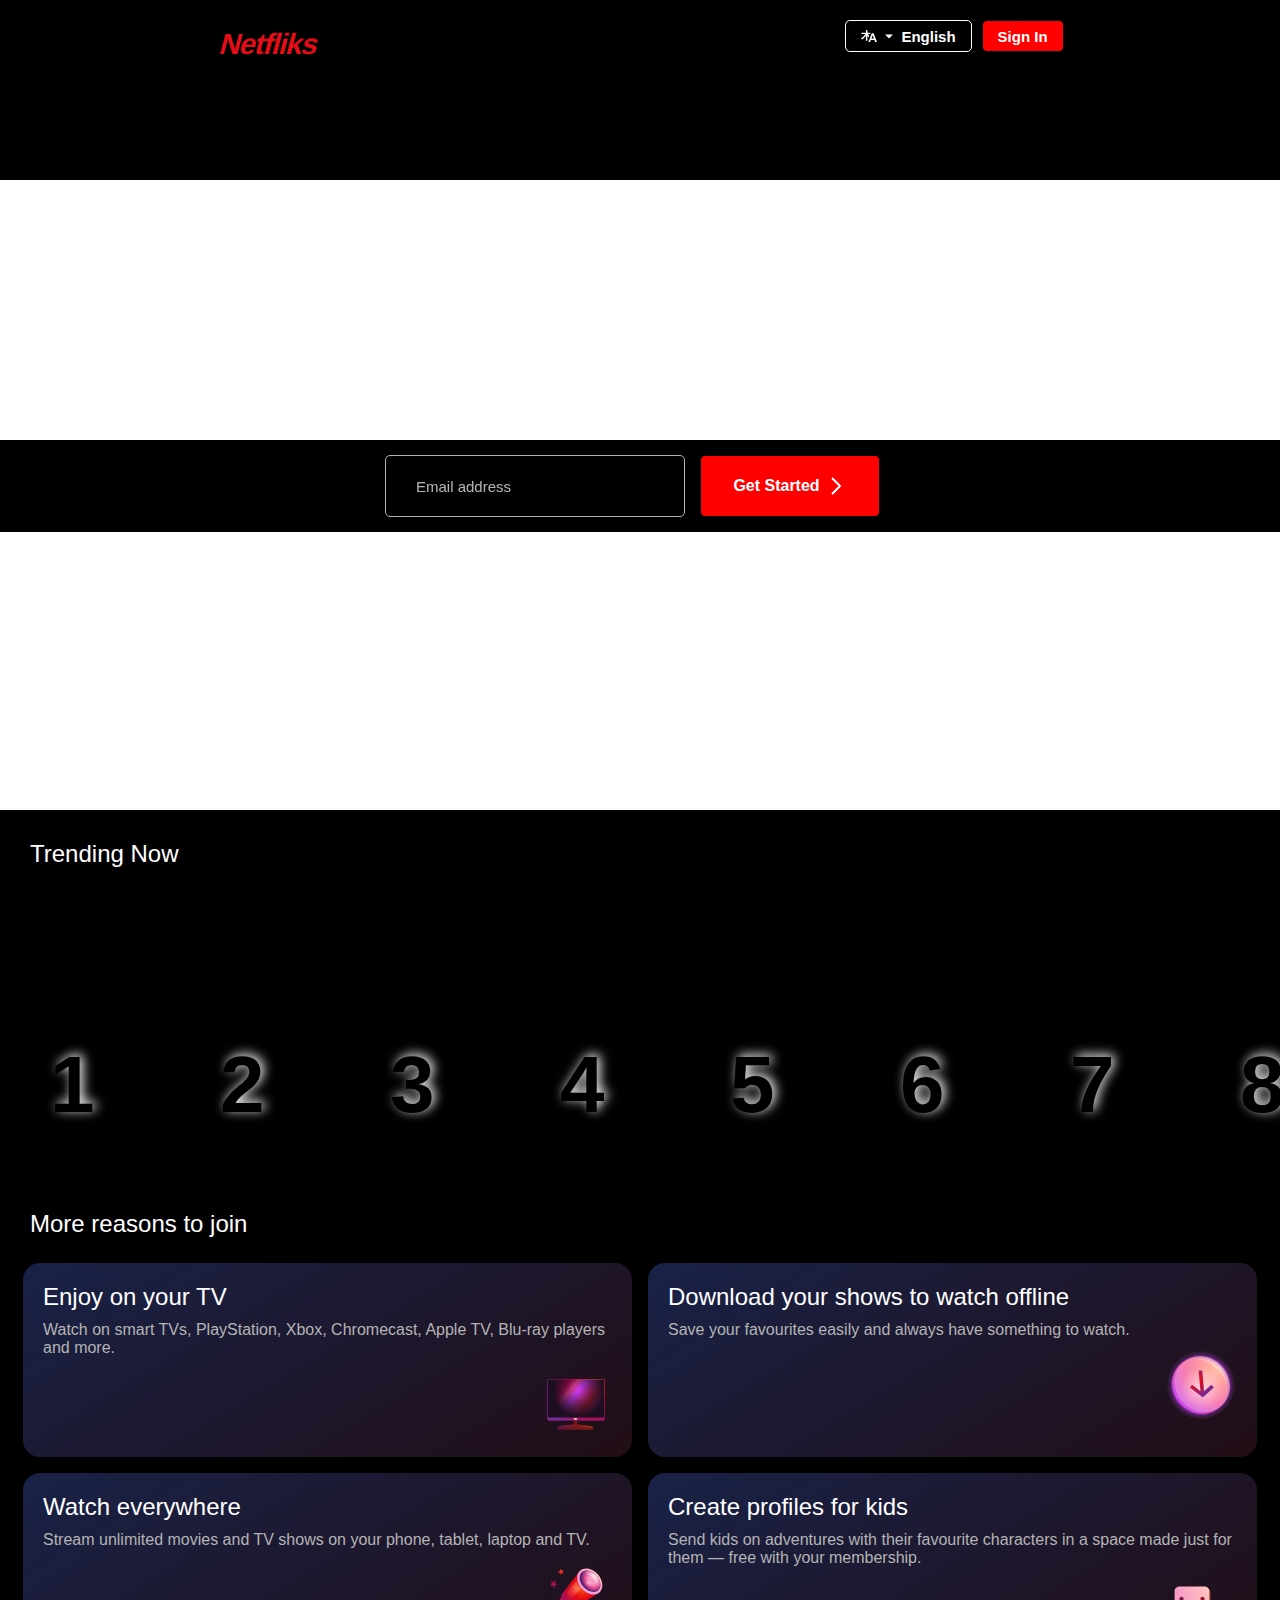
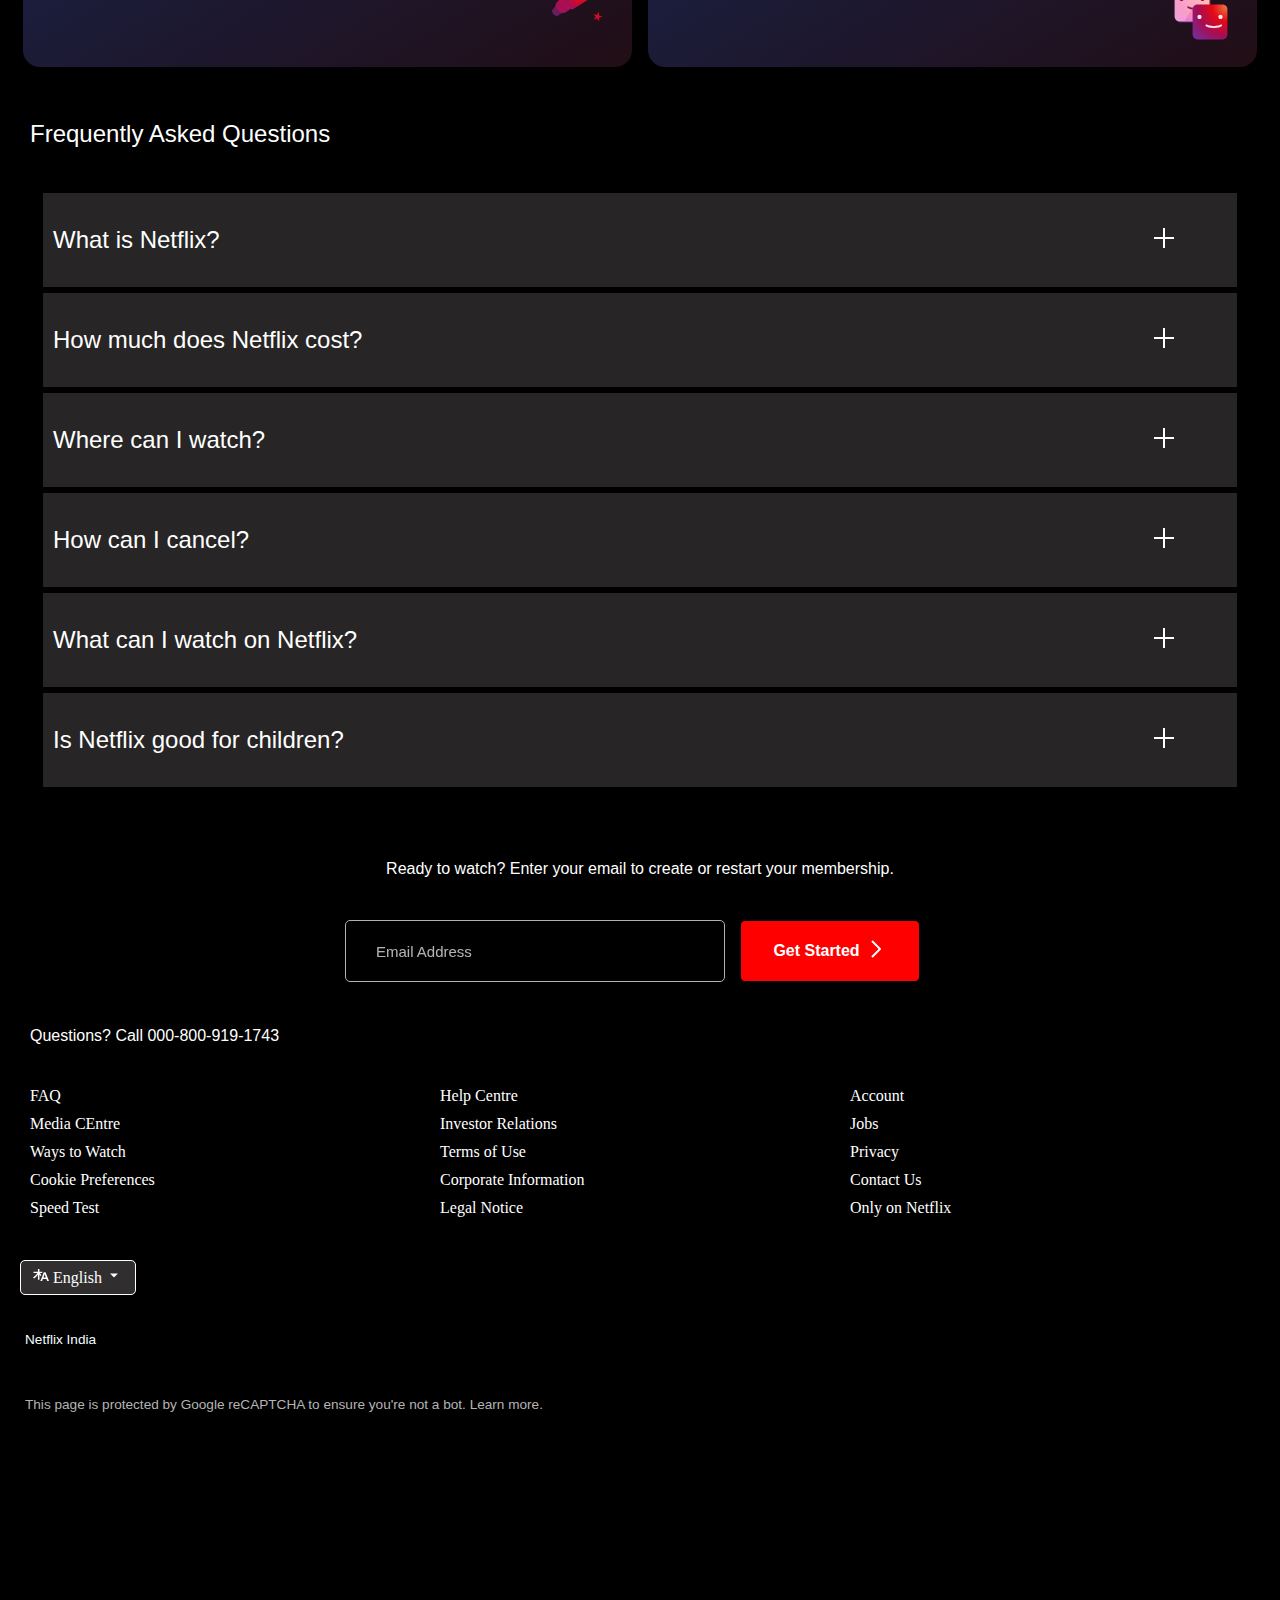
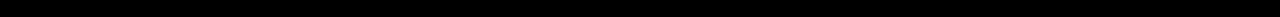
<file: index.html>
<!DOCTYPE html>
<html lang="en">

<head>
    <meta charset="UTF-8">
    <meta name="viewport" content="width=device-width, initial-scale=1.0">
    <title>NETFLIX</title>
</head>
<link rel="stylesheet" href="style main.css">

<body>
    <div class="main">
        <nav>
            <div class="logo">
                <img src="assets/img/logo.svg">
            </div>
            <div class="right">
                <span class="language-selector"><svg viewBox="0 0 16 16" width="16" height="16"
                        data-icon="LanguagesSmall" data-icon-id=":r5:" aria-hidden="true"
                        xmlns="http://www.w3.org/2000/svg" fill="none" role="img">
                        <path fill-rule="evenodd" clip-rule="evenodd"
                            d="M10.7668 5.33333L10.5038 5.99715L9.33974 8.9355L8.76866 10.377L7.33333 14H9.10751L9.83505 12.0326H13.4217L14.162 14H16L12.5665 5.33333H10.8278H10.7668ZM10.6186 9.93479L10.3839 10.5632H11.1036H12.8856L11.6348 7.2136L10.6186 9.93479ZM9.52722 4.84224C9.55393 4.77481 9.58574 4.71045 9.62211 4.64954H6.41909V2H4.926V4.64954H0.540802V5.99715H4.31466C3.35062 7.79015 1.75173 9.51463 0 10.4283C0.329184 10.7138 0.811203 11.2391 1.04633 11.5931C2.55118 10.6795 3.90318 9.22912 4.926 7.57316V12.6667H6.41909V7.51606C6.81951 8.15256 7.26748 8.76169 7.7521 9.32292L8.31996 7.88955C7.80191 7.29052 7.34631 6.64699 6.9834 5.99715H9.06968L9.52722 4.84224Z"
                            fill="white">
                        </path>
                    </svg>
                    <svg viewBox="0 0 16 16" width="16" height="16" data-icon="CaretDownSmall" data-icon-id=":r6:"
                        aria-hidden="true" xmlns="http://www.w3.org/2000/svg" fill="none" role="img">
                        <path fill-rule="evenodd" clip-rule="evenodd"
                            d="M11.5976 6.5C11.7461 6.5 11.8204 6.67956 11.7154 6.78457L8.23574 10.2643C8.10555 10.3945 7.89445 10.3945 7.76425 10.2643L4.28457 6.78457C4.17956 6.67956 4.25393 6.5 4.40244 6.5H11.5976Z"
                            fill="white"></path>

                    </svg>
                </span>
                <span class="in">
                    Sign In
                </span>
        </nav>

        <div class="text">
            <span class="large">Unlimited movies, TV</span>
            <span class="large">shows and more</span>
            <span class="small">Starts at ₹149. Cancel at any time.</span>
            <span class="small">Ready to watch? Enter your email to create or restart your membership.</span>
        </div>
        <div class="input">
            <span class="a">
                <span class="email ">Email address</span>
                <span class="in get "> Get Started
                    <svg viewBox="0 0 24 24" width="24" height="24" data-icon="ChevronRightMedium" data-icon-id=":r16:"
                        aria-hidden="true" xmlns="http://www.w3.org/2000/svg" fill="none" role="img">
                        <path fill-rule="evenodd" clip-rule="evenodd"
                            d="M15.5859 12L8.29303 19.2928L9.70725 20.7071L17.7072 12.7071C17.8948 12.5195 18.0001 12.2652 18.0001 12C18.0001 11.7347 17.8948 11.4804 17.7072 11.2928L9.70724 3.29285L8.29303 4.70706L15.5859 12Z"
                            fill="white"></path>

                    </svg>
                </span>
            </span>
        </div>


    </div>
    <div>
        <div class="k">Trending Now</div>
        <div id="top">
            <span class="one">1</span>
            <span class="two">2</span>
            <span class="three">3</span>
            <span class="four">4</span>
            <span class="five">5</span>
            <span class="six">6</span>
            <span class="seven">7</span>
            <span class="eight">8</span>
            <span class="nine">9</span>
            <span class="ten">10</span>

        </div>
    </div>
    <div class="k">More reasons to join</div>
    <div id="middle">
        <span class="b">
            <span class="head">Enjoy on your TV</span>
            <span>Watch on smart TVs, PlayStation, Xbox, Chromecast, Apple TV, Blu-ray players and more.</span>
            <span class="pic"><svg width="72" height="72" viewBox="0 0 72 72" fill="none">
                    <g id="television-core-small">
                        <path id="Vector" fill-rule="evenodd" clip-rule="evenodd"
                            d="M37.2 53.3992C37.2 52.7365 36.6628 52.1992 36 52.1992H34.8C34.1373 52.1992 33.6 52.7365 33.6 53.3992V56.2636C33.6 56.9129 33.0834 57.4433 32.4347 57.4739C30.3013 57.5744 28.1719 57.7834 26.0546 58.1011L19.444 59.0926C18.2692 59.2688 17.4 60.2782 17.4 61.4662V62.0992C17.4 62.4304 17.6686 62.6992 18 62.6992H52.8C53.1314 62.6992 53.4 62.4304 53.4 62.0992V61.4662C53.4 60.2782 52.5309 59.2688 51.3561 59.0926L44.7454 58.1011C42.6282 57.7834 40.4987 57.5744 38.3653 57.4739C37.7167 57.4433 37.2 56.9129 37.2 56.2636V53.3992Z"
                            fill="url(#paint0_radial_5179_1308)"></path>
                        <path id="Vector_2"
                            d="M18.6 60.7388C18.6 60.2306 18.9587 59.796 19.4602 59.711C22.0196 59.2775 29.7585 58.0508 35.4 58.0508C41.0415 58.0508 48.7804 59.2775 51.3398 59.711C51.8412 59.796 52.2 60.2306 52.2 60.7388C52.2 60.902 52.0575 61.0268 51.8967 61.0004C50.1219 60.707 40.9704 59.2409 35.4 59.2409C29.8295 59.2409 20.678 60.707 18.9033 61.0004C18.7425 61.0268 18.6 60.902 18.6 60.7388Z"
                            fill="url(#paint1_radial_5179_1308)"></path>
                        <path id="Vector_3"
                            d="M63 12H8.99995C8.00584 12 7.19995 12.8059 7.19995 13.8V51.6C7.19995 52.5941 8.00584 53.4 8.99995 53.4H63C63.9941 53.4 64.8 52.5941 64.8 51.6V13.8C64.8 12.8059 63.9941 12 63 12Z"
                            fill="url(#paint2_linear_5179_1308)"></path>
                        <path id="Vector_4"
                            d="M63 12H8.99995C8.00584 12 7.19995 12.8059 7.19995 13.8V51.6C7.19995 52.5941 8.00584 53.4 8.99995 53.4H63C63.9941 53.4 64.8 52.5941 64.8 51.6V13.8C64.8 12.8059 63.9941 12 63 12Z"
                            fill="url(#paint3_radial_5179_1308)"></path>
                        <path id="Vector_5" fill-rule="evenodd" clip-rule="evenodd"
                            d="M8.99995 12.6H63C63.663 12.6 64.2 13.1372 64.2 13.8V50.4H7.79995V13.8C7.79995 13.1372 8.33719 12.6 8.99995 12.6ZM7.19995 50.4V13.8C7.19995 12.8059 8.00581 12 8.99995 12H63C63.9942 12 64.8 12.8059 64.8 13.8V50.4V51.6C64.8 52.5941 63.9942 53.4 63 53.4H8.99995C8.00581 53.4 7.19995 52.5941 7.19995 51.6V50.4Z"
                            fill="url(#paint4_radial_5179_1308)"></path>
                        <path id="Vector_6"
                            d="M35.4 52.8C36.3941 52.8 37.2 52.3971 37.2 51.9C37.2 51.4029 36.3941 51 35.4 51C34.4059 51 33.6 51.4029 33.6 51.9C33.6 52.3971 34.4059 52.8 35.4 52.8Z"
                            fill="url(#paint5_radial_5179_1308)"></path>
                    </g>
                    <defs>
                        <radialGradient id="paint0_radial_5179_1308" cx="0" cy="0" r="1" gradientUnits="userSpaceOnUse"
                            gradientTransform="translate(50.3269 49.3723) rotate(118.526) scale(55.1579 46.2871)">
                            <stop stop-color="#802600"></stop>
                            <stop offset="0.333333" stop-color="#6F181D"></stop>
                            <stop offset="0.666667" stop-color="#5B1333"></stop>
                            <stop offset="1" stop-color="#391945"></stop>
                        </radialGradient>
                        <radialGradient id="paint1_radial_5179_1308" cx="0" cy="0" r="1" gradientUnits="userSpaceOnUse"
                            gradientTransform="translate(48.1077 53.6128) rotate(158.116) scale(32.7275 42.219)">
                            <stop stop-color="#99421D"></stop>
                            <stop offset="0.333333" stop-color="#99161D"></stop>
                            <stop offset="0.666667" stop-color="#7D1845"></stop>
                            <stop offset="1" stop-color="#59216E"></stop>
                        </radialGradient>
                        <linearGradient id="paint2_linear_5179_1308" x1="10.4727" y1="14.9572" x2="56.1755" y2="51.4814"
                            gradientUnits="userSpaceOnUse">
                            <stop stop-color="#99161D"></stop>
                            <stop offset="0.245283" stop-color="#CA005B"></stop>
                            <stop offset="0.346698" stop-color="#FF479A"></stop>
                            <stop offset="0.46934" stop-color="#CC3CFF"></stop>
                            <stop offset="0.735849" stop-color="#BC1A22"></stop>
                            <stop offset="1" stop-color="#C94FF5"></stop>
                        </linearGradient>
                        <radialGradient id="paint3_radial_5179_1308" cx="0" cy="0" r="1" gradientUnits="userSpaceOnUse"
                            gradientTransform="translate(38.6181 23.8286) rotate(90) scale(25.9571 25.8545)">
                            <stop stop-color="#1C0E20" stop-opacity="0"></stop>
                            <stop offset="1" stop-color="#1C0E20"></stop>
                        </radialGradient>
                        <radialGradient id="paint4_radial_5179_1308" cx="0" cy="0" r="1" gradientUnits="userSpaceOnUse"
                            gradientTransform="translate(54 20.1938) rotate(144.293) scale(47.2897 44.8232)">
                            <stop stop-color="#EF7744"></stop>
                            <stop offset="0.333333" stop-color="#E50914"></stop>
                            <stop offset="0.666667" stop-color="#A70D53"></stop>
                            <stop offset="1" stop-color="#792A95"></stop>
                        </radialGradient>
                        <radialGradient id="paint5_radial_5179_1308" cx="0" cy="0" r="1" gradientUnits="userSpaceOnUse"
                            gradientTransform="translate(36.525 51.3562) rotate(135) scale(4.58735)">
                            <stop stop-color="#FFDCCC"></stop>
                            <stop offset="0.333333" stop-color="#FFBDC0"></stop>
                            <stop offset="0.666667" stop-color="#F89DC6"></stop>
                            <stop offset="1" stop-color="#E4A1FA"></stop>
                        </radialGradient>
                    </defs>
                </svg></span>
        </span>
        <span class="b">
            <span class="head">Download your shows to watch offline</span>
            <span>Save your favourites easily and always have something to watch.</span>
            <span class="pic"><svg width="72" height="72" viewBox="0 0 72 72" fill="none">
                    <g id="download-core-small">
                        <path id="Vector"
                            d="M36 70.2008C54.8882 70.2008 70.2001 54.8889 70.2001 36.0008C70.2001 17.1126 54.8882 1.80078 36 1.80078C17.1119 1.80078 1.80005 17.1126 1.80005 36.0008C1.80005 54.8889 17.1119 70.2008 36 70.2008Z"
                            fill="url(#paint0_radial_5179_7940)"></path>
                        <path id="Vector_2" opacity="0.4"
                            d="M64.7658 36.195C65.5206 51.5916 53.7908 63.5824 38.5668 62.977C23.3428 62.3722 10.3893 49.4 9.63446 34.0034C8.87954 18.6068 20.6091 6.61594 35.8331 7.22116C51.0571 7.82638 64.0104 20.7984 64.7658 36.195Z"
                            fill="url(#paint1_radial_5179_7940)"></path>
                        <path id="Vector_3"
                            d="M62.3657 37.9958C63.1205 53.3924 51.3908 65.3832 36.1668 64.7778C20.9428 64.173 7.9893 51.2008 7.23444 35.8041C6.47952 20.4075 18.2091 8.41672 33.4331 9.02194C48.6571 9.62716 61.6103 22.5992 62.3657 37.9958Z"
                            fill="url(#paint2_radial_5179_7940)"></path>
                        <path id="Vector_4" opacity="0.5"
                            d="M64.7658 36.195C65.5206 51.5916 53.7908 63.5824 38.5668 62.977C23.3428 62.3722 10.3893 49.4 9.63446 34.0034C8.87954 18.6068 20.6091 6.61594 35.8331 7.22116C51.0571 7.82638 64.0104 20.7984 64.7658 36.195Z"
                            fill="url(#paint3_radial_5179_7940)"></path>
                        <path id="Vector_5" opacity="0.6"
                            d="M36.9 60.6C48.6636 60.6 58.2 51.0637 58.2 39.3C58.2 27.5363 48.6636 18 36.9 18C25.1363 18 15.6 27.5363 15.6 39.3C15.6 51.0637 25.1363 60.6 36.9 60.6Z"
                            fill="url(#paint4_radial_5179_7940)"></path>
                        <path id="Vector_6" fill-rule="evenodd" clip-rule="evenodd"
                            d="M39.0849 42.2727L46.3387 35.76L48.8945 38.5142L38.9118 47.477L37.8466 48.4333L36.6071 47.477L24.9899 38.5142L27.0434 35.76L35.4849 42.2727L33.6 21.6016H37.2L39.0849 42.2727Z"
                            fill="url(#paint5_radial_5179_7940)"></path>
                        <path id="Vector_7" opacity="0.4" fill-rule="evenodd" clip-rule="evenodd"
                            d="M61.6566 34.9618C61.7832 35.3893 62.391 35.3233 62.3694 34.878C61.6962 21.1369 50.1509 9.55975 36.5817 9.01957C34.4606 8.93515 32.4155 9.12541 30.4772 9.55909C30.0745 9.64915 30.1575 10.2082 30.5697 10.2246C45.0094 10.7979 57.6246 21.2971 61.6566 34.9618Z"
                            fill="url(#paint6_radial_5179_7940)"></path>
                    </g>
                    <defs>
                        <radialGradient id="paint0_radial_5179_7940" cx="0" cy="0" r="1" gradientUnits="userSpaceOnUse"
                            gradientTransform="translate(36.0001 36.1837) rotate(-90) scale(34.3829)">
                            <stop offset="0.782019" stop-color="#982DBE"></stop>
                            <stop offset="0.906819" stop-color="#B038DC" stop-opacity="0.2"></stop>
                            <stop offset="1" stop-color="#E4A1FA" stop-opacity="0"></stop>
                        </radialGradient>
                        <radialGradient id="paint1_radial_5179_7940" cx="0" cy="0" r="1" gradientUnits="userSpaceOnUse"
                            gradientTransform="translate(52.9937 20.0992) rotate(135) scale(49.9836)">
                            <stop stop-color="#FFDCCC"></stop>
                            <stop offset="0.333333" stop-color="#FFBDC0"></stop>
                            <stop offset="0.666667" stop-color="#F89DC6"></stop>
                            <stop offset="1" stop-color="#E4A1FA"></stop>
                        </radialGradient>
                        <radialGradient id="paint2_radial_5179_7940" cx="0" cy="0" r="1" gradientUnits="userSpaceOnUse"
                            gradientTransform="translate(52.7999 19.6937) rotate(135) scale(53.1037)">
                            <stop stop-color="#FFA984"></stop>
                            <stop offset="0.333333" stop-color="#FF787F"></stop>
                            <stop offset="0.666667" stop-color="#F45FA2"></stop>
                            <stop offset="1" stop-color="#C44AF1"></stop>
                        </radialGradient>
                        <radialGradient id="paint3_radial_5179_7940" cx="0" cy="0" r="1" gradientUnits="userSpaceOnUse"
                            gradientTransform="translate(52.9937 20.0992) rotate(135) scale(49.9836)">
                            <stop stop-color="#FFDCCC"></stop>
                            <stop offset="0.333333" stop-color="#FFBDC0"></stop>
                            <stop offset="0.666667" stop-color="#F89DC6"></stop>
                            <stop offset="1" stop-color="#E4A1FA"></stop>
                        </radialGradient>
                        <radialGradient id="paint4_radial_5179_7940" cx="0" cy="0" r="1" gradientUnits="userSpaceOnUse"
                            gradientTransform="translate(36.9 39.3) scale(21.3)">
                            <stop stop-color="white"></stop>
                            <stop offset="1" stop-color="white" stop-opacity="0"></stop>
                        </radialGradient>
                        <radialGradient id="paint5_radial_5179_7940" cx="0" cy="0" r="1" gradientUnits="userSpaceOnUse"
                            gradientTransform="translate(31.2 32.1016) rotate(39.5226) scale(15.5567)">
                            <stop stop-color="#EF7744"></stop>
                            <stop offset="0.2406" stop-color="#E50914"></stop>
                            <stop offset="1" stop-color="#792A95"></stop>
                        </radialGradient>
                        <radialGradient id="paint6_radial_5179_7940" cx="0" cy="0" r="1" gradientUnits="userSpaceOnUse"
                            gradientTransform="translate(50.7 21.3) rotate(-180) scale(30)">
                            <stop stop-color="white"></stop>
                            <stop offset="1" stop-color="white" stop-opacity="0"></stop>
                        </radialGradient>
                    </defs>
                </svg></span>
        </span>
        <span class="b">
            <span class="head">Watch everywhere</span>
            <span>Stream unlimited movies and TV shows on your phone, tablet, laptop and TV.</span>
            <span class="pic"><svg width="72" height="72" viewBox="0 0 72 72" fill="none">
                    <g id="telescope-core-small">
                        <path id="Vector"
                            d="M24.0492 36.6016L33.6 46.3898L17.8029 56.8633C17.8029 56.8633 15.8891 57.6983 13.625 55.2638C11.361 52.8293 12.1235 51.238 12.1235 51.238L24.0492 36.6016Z"
                            fill="url(#paint0_radial_5179_1664)"></path>
                        <path id="Vector_2"
                            d="M25.0344 34.1992L36 46.151L25.0616 53.8043C25.0616 53.8043 21.8289 55.0984 18.0987 51.0172C14.3686 46.9358 15.9198 44.5105 15.9198 44.5105L25.0344 34.1992Z"
                            fill="url(#paint1_radial_5179_1664)"></path>
                        <path id="Vector_3"
                            d="M39 13.0195L59.1 33.6788L32.5325 50.4142C32.5325 50.4142 28.7459 50.2552 24.3978 45.4897C20.0498 40.7243 21.4096 35.8101 21.4096 35.8101L39 13.0195Z"
                            fill="url(#paint2_radial_5179_1664)"></path>
                        <path id="Vector_4"
                            d="M57.6709 15.3516C63.1044 21.2807 63.9858 29.2883 59.6386 33.2371C55.2916 37.186 47.3628 35.5806 41.9292 29.6515C36.4954 23.7224 35.6145 15.7148 39.9615 11.766C44.3084 7.81716 52.2372 9.42252 57.6709 15.3516Z"
                            fill="url(#paint3_radial_5179_1664)"></path>
                        <path id="Vector_5"
                            d="M58.3787 31.255C54.8121 34.5032 48.2143 33.0817 43.6421 28.0798C39.07 23.078 38.2547 16.39 41.8213 13.1419C45.3879 9.89364 51.9857 11.3152 56.5579 16.3171C61.1298 21.3189 61.9452 28.0069 58.3787 31.255Z"
                            fill="url(#paint4_radial_5179_1664)"></path>
                        <path id="Vector_6" opacity="0.85"
                            d="M59.6783 28.823C60.576 24.1785 59.6544 20.5934 56.1603 16.6199C52.6662 12.6464 47.3508 10.8657 43.7796 12.7598C39.371 15.098 48.3734 13.5961 53.4577 19.5815C57.8259 24.724 58.8516 33.1009 59.6783 28.823Z"
                            fill="url(#paint5_radial_5179_1664)"></path>
                        <path id="Vector_7" opacity="0.4"
                            d="M50.3979 25.2452C50.4549 26.7239 49.2932 27.7677 47.8032 27.5766C46.3131 27.3856 45.059 26.032 45.002 24.5532C44.945 23.0745 46.1067 22.0307 47.5968 22.2218C49.0868 22.4128 50.341 23.7664 50.3979 25.2452Z"
                            fill="url(#paint6_radial_5179_1664)"></path>
                        <path id="Vector_8" opacity="0.6"
                            d="M36.9217 21.0039L26.4258 34.3627C26.3297 36.4604 28.2903 39.5534 30.0334 40.8344L41.2345 29.9105C39.6 28.2005 36.9591 24.1025 36.9217 21.0039Z"
                            fill="url(#paint7_radial_5179_1664)"></path>
                        <path id="Vector_9" fill-rule="evenodd" clip-rule="evenodd"
                            d="M20.0576 9.60156L21.479 11.7187L24 11.0654L22.3575 13.0272L23.7789 15.1444L21.3424 14.2397L19.7 16.2016L19.8365 13.6806L17.4 12.7759L19.9209 12.1225L20.0576 9.60156ZM58.776 52.8016L58.9623 56.4685L62.4 57.4188L59.0774 58.7347L59.2637 62.4016L57.0239 59.548L53.7014 60.8638L55.6397 57.7843L53.4 54.9307L56.8377 55.8811L58.776 52.8016ZM15.206 24.2101L15.8768 21.0016L13.4793 23.1964L10.6853 21.5563L11.9975 24.553L9.59998 26.7478L12.8085 26.405L14.1207 29.4016L14.7915 26.1931L18 25.8502L15.206 24.2101Z"
                            fill="url(#paint8_linear_5179_1664)"></path>
                    </g>
                    <defs>
                        <radialGradient id="paint0_radial_5179_1664" cx="0" cy="0" r="1" gradientUnits="userSpaceOnUse"
                            gradientTransform="translate(36.6875 32.7016) rotate(135) scale(34.9134)">
                            <stop stop-color="#99421D"></stop>
                            <stop offset="0.333333" stop-color="#99161D"></stop>
                            <stop offset="0.666667" stop-color="#7D1845"></stop>
                            <stop offset="1" stop-color="#59216E"></stop>
                        </radialGradient>
                        <radialGradient id="paint1_radial_5179_1664" cx="0" cy="0" r="1" gradientUnits="userSpaceOnUse"
                            gradientTransform="translate(42.5937 27.2992) rotate(135) scale(44.5477 44.5279)">
                            <stop stop-color="#EF7744"></stop>
                            <stop offset="0.333333" stop-color="#E50914"></stop>
                            <stop offset="0.666667" stop-color="#A70D53"></stop>
                            <stop offset="1" stop-color="#792A95"></stop>
                        </radialGradient>
                        <radialGradient id="paint2_radial_5179_1664" cx="0" cy="0" r="1" gradientUnits="userSpaceOnUse"
                            gradientTransform="translate(42.3 29.106) rotate(135) scale(31.8127)">
                            <stop stop-color="#FB540D"></stop>
                            <stop offset="0.333333" stop-color="#E50914"></stop>
                            <stop offset="0.666667" stop-color="#A70D53"></stop>
                            <stop offset="1" stop-color="#792A95"></stop>
                        </radialGradient>
                        <radialGradient id="paint3_radial_5179_1664" cx="0" cy="0" r="1" gradientUnits="userSpaceOnUse"
                            gradientTransform="translate(57.675 14.7078) rotate(134.326) scale(24.0433 24.0367)">
                            <stop stop-color="#FFDCCC"></stop>
                            <stop offset="0.333333" stop-color="#FFBDC0"></stop>
                            <stop offset="0.666667" stop-color="#F89DC6"></stop>
                            <stop offset="1" stop-color="#E4A1FA"></stop>
                        </radialGradient>
                        <radialGradient id="paint4_radial_5179_1664" cx="0" cy="0" r="1" gradientUnits="userSpaceOnUse"
                            gradientTransform="translate(52.1305 21.273) rotate(141.875) scale(9.87138 12.8159)">
                            <stop offset="0.307292" stop-color="#F89DC6"></stop>
                            <stop offset="0.645392" stop-color="#E75094"></stop>
                            <stop offset="1" stop-color="#59216E"></stop>
                        </radialGradient>
                        <radialGradient id="paint5_radial_5179_1664" cx="0" cy="0" r="1" gradientUnits="userSpaceOnUse"
                            gradientTransform="translate(55.8 15.6) rotate(135) scale(13.1522)">
                            <stop stop-color="white"></stop>
                            <stop offset="1" stop-color="white" stop-opacity="0"></stop>
                        </radialGradient>
                        <radialGradient id="paint6_radial_5179_1664" cx="0" cy="0" r="1" gradientUnits="userSpaceOnUse"
                            gradientTransform="translate(49.2362 22.9648) rotate(131.079) scale(5.08644 6.006)">
                            <stop stop-color="white"></stop>
                            <stop offset="1" stop-color="white" stop-opacity="0"></stop>
                        </radialGradient>
                        <radialGradient id="paint7_radial_5179_1664" cx="0" cy="0" r="1" gradientUnits="userSpaceOnUse"
                            gradientTransform="translate(36.8758 29.1353) rotate(137.622) scale(13.5764)">
                            <stop stop-color="#FFA984"></stop>
                            <stop offset="1" stop-color="#F7636B" stop-opacity="0"></stop>
                        </radialGradient>
                        <linearGradient id="paint8_linear_5179_1664" x1="44.65" y1="27.9016" x2="24.25" y2="48.3016"
                            gradientUnits="userSpaceOnUse">
                            <stop stop-color="#EF7744"></stop>
                            <stop offset="0.333333" stop-color="#E50914"></stop>
                            <stop offset="0.666667" stop-color="#A70D53"></stop>
                            <stop offset="1" stop-color="#792A95"></stop>
                        </linearGradient>
                    </defs>
                </svg></span>
        </span>
        <span class="b">
            <span class="head">Create profiles for kids</span>
            <span>Send kids on adventures with their favourite characters in a space made just for them — free with your
                membership.</span>
            <span class="pic"><svg width="72" height="72" viewBox="0 0 72 72" fill="none">
                    <g id="profiles-core-small">
                        <path id="Vector"
                            d="M10.8 15.6008C10.8 12.9499 12.949 10.8008 15.5999 10.8008H40.8C43.4509 10.8008 45.6 12.9498 45.6 15.6008V40.8007C45.6 43.4516 43.4509 45.6007 40.8 45.6007H15.6C12.949 45.6007 10.8 43.4517 10.8 40.8007V15.6008Z"
                            fill="url(#paint0_radial_5179_7919)"></path>
                        <path id="Vector_2"
                            d="M9.59998 14.4016C9.59998 11.7506 11.749 9.60162 14.4 9.60156H39.6C42.251 9.60156 44.4 11.7506 44.4 14.4016V39.6015C44.4 42.2525 42.251 44.4015 39.6 44.4015H14.4C11.749 44.4016 9.59998 42.2525 9.59998 39.6015V14.4016Z"
                            fill="url(#paint1_radial_5179_7919)"></path>
                        <path id="Vector_3"
                            d="M18.6 21.9008C18.6 23.0606 17.6598 24.0008 16.5 24.0008C15.3402 24.0008 14.4 23.0606 14.4 21.9008C14.4 20.741 15.3402 19.8008 16.5 19.8008C17.6598 19.8008 18.6 20.741 18.6 21.9008Z"
                            fill="url(#paint2_radial_5179_7919)"></path>
                        <path id="Vector_4"
                            d="M39.6 21.9008C39.6 23.0606 38.6598 24.0008 37.5 24.0008C36.3402 24.0008 35.4 23.0606 35.4 21.9008C35.4 20.741 36.3402 19.8008 37.5 19.8008C38.6598 19.8008 39.6 20.741 39.6 21.9008Z"
                            fill="url(#paint3_radial_5179_7919)"></path>
                        <path id="Vector_5"
                            d="M23.6713 29.4501C23.2437 29.1967 22.6917 29.3379 22.4383 29.7655C22.1848 30.1932 22.3261 30.7452 22.7537 30.9986C23.8254 31.6337 26.769 32.7744 30.6375 32.7744C34.506 32.7744 37.4497 31.6337 38.5213 30.9986C38.949 30.7452 39.0902 30.1932 38.8368 29.7655C38.5834 29.3379 38.0313 29.1967 37.6037 29.4501C36.8191 29.9151 34.194 30.9744 30.6375 30.9744C27.081 30.9744 24.456 29.9151 23.6713 29.4501Z"
                            fill="url(#paint4_radial_5179_7919)"></path>
                        <path id="Vector_6" opacity="0.35"
                            d="M19.2 44.4016H28.2L32.4 27.6016C30.2787 28.1801 28.4542 29.5387 27.2921 31.4053L19.2 44.4016Z"
                            fill="url(#paint5_radial_5179_7919)"></path>
                        <path id="Vector_7"
                            d="M27.6 32.4016C27.6 29.7506 29.749 27.6016 32.4 27.6016L57.6 27.6016C60.2508 27.6016 62.4 29.7506 62.4 32.4016V57.6015C62.4 60.2524 60.2508 62.4016 57.6 62.4016H32.4C29.749 62.4016 27.6 60.2524 27.6 57.6016V32.4016Z"
                            fill="url(#paint6_radial_5179_7919)"></path>
                        <path id="Vector_8"
                            d="M36.6 39.9008C36.6 41.0606 35.6598 42.0008 34.5 42.0008C33.3402 42.0008 32.4 41.0606 32.4 39.9008C32.4 38.741 33.3402 37.8008 34.5 37.8008C35.6598 37.8008 36.6 38.741 36.6 39.9008Z"
                            fill="url(#paint7_radial_5179_7919)"></path>
                        <path id="Vector_9"
                            d="M57.6 39.9008C57.6 41.0606 56.6598 42.0008 55.5 42.0008C54.3402 42.0008 53.4 41.0606 53.4 39.9008C53.4 38.741 54.3402 37.8008 55.5 37.8008C56.6598 37.8008 57.6 38.741 57.6 39.9008Z"
                            fill="url(#paint8_radial_5179_7919)"></path>
                        <path id="Vector_10"
                            d="M41.8213 47.6025C41.3937 47.349 40.8416 47.4903 40.5882 47.9179C40.3348 48.3455 40.476 48.8976 40.9037 49.1509C41.9753 49.786 44.919 50.9267 48.7875 50.9267C52.656 50.9267 55.5996 49.786 56.6713 49.1509C57.0989 48.8976 57.2402 48.3455 56.9867 47.9179C56.7333 47.4903 56.1813 47.349 55.7537 47.6025C54.969 48.0674 52.344 49.1267 48.7875 49.1267C45.231 49.1267 42.6059 48.0674 41.8213 47.6025Z"
                            fill="url(#paint9_radial_5179_7919)"></path>
                    </g>
                    <defs>
                        <radialGradient id="paint0_radial_5179_7919" cx="0" cy="0" r="1" gradientUnits="userSpaceOnUse"
                            gradientTransform="translate(39.075 17.6882) rotate(135) scale(32.8097)">
                            <stop stop-color="#99421D"></stop>
                            <stop offset="0.333333" stop-color="#99161D"></stop>
                            <stop offset="0.666667" stop-color="#7D1845"></stop>
                            <stop offset="1" stop-color="#59216E"></stop>
                        </radialGradient>
                        <radialGradient id="paint1_radial_5179_7919" cx="0" cy="0" r="1" gradientUnits="userSpaceOnUse"
                            gradientTransform="translate(62.4 8.70157) rotate(133.87) scale(75.3216)">
                            <stop stop-color="#FFDCCC"></stop>
                            <stop offset="0.333333" stop-color="#FFBDC0"></stop>
                            <stop offset="0.666667" stop-color="#F89DC6"></stop>
                            <stop offset="1" stop-color="#E4A1FA"></stop>
                        </radialGradient>
                        <radialGradient id="paint2_radial_5179_7919" cx="0" cy="0" r="1" gradientUnits="userSpaceOnUse"
                            gradientTransform="translate(60.3 11.1008) rotate(133.939) scale(68.7426 55.9547)">
                            <stop stop-color="#99421D"></stop>
                            <stop offset="0.333333" stop-color="#99161D"></stop>
                            <stop offset="0.666667" stop-color="#7D1845"></stop>
                            <stop offset="1" stop-color="#59216E"></stop>
                        </radialGradient>
                        <radialGradient id="paint3_radial_5179_7919" cx="0" cy="0" r="1" gradientUnits="userSpaceOnUse"
                            gradientTransform="translate(60.3 11.1008) rotate(133.939) scale(68.7426 55.9547)">
                            <stop stop-color="#99421D"></stop>
                            <stop offset="0.333333" stop-color="#99161D"></stop>
                            <stop offset="0.666667" stop-color="#7D1845"></stop>
                            <stop offset="1" stop-color="#59216E"></stop>
                        </radialGradient>
                        <radialGradient id="paint4_radial_5179_7919" cx="0" cy="0" r="1" gradientUnits="userSpaceOnUse"
                            gradientTransform="translate(60.3 11.0994) rotate(133.939) scale(68.7426 55.9548)">
                            <stop stop-color="#99421D"></stop>
                            <stop offset="0.333333" stop-color="#99161D"></stop>
                            <stop offset="0.666667" stop-color="#7D1845"></stop>
                            <stop offset="1" stop-color="#59216E"></stop>
                        </radialGradient>
                        <radialGradient id="paint5_radial_5179_7919" cx="0" cy="0" r="1" gradientUnits="userSpaceOnUse"
                            gradientTransform="translate(39.6 27.9016) rotate(135) scale(23.3345)">
                            <stop stop-color="#FFA984"></stop>
                            <stop offset="0.333333" stop-color="#FF787F"></stop>
                            <stop offset="0.666667" stop-color="#F45FA2"></stop>
                            <stop offset="1" stop-color="#C44AF1"></stop>
                        </radialGradient>
                        <radialGradient id="paint6_radial_5179_7919" cx="0" cy="0" r="1" gradientUnits="userSpaceOnUse"
                            gradientTransform="translate(61.8 29.7016) rotate(135) scale(43.2749)">
                            <stop stop-color="#EF7744"></stop>
                            <stop offset="0.333333" stop-color="#E50914"></stop>
                            <stop offset="0.666667" stop-color="#A70D53"></stop>
                            <stop offset="1" stop-color="#792A95"></stop>
                        </radialGradient>
                        <radialGradient id="paint7_radial_5179_7919" cx="0" cy="0" r="1" gradientUnits="userSpaceOnUse"
                            gradientTransform="translate(62.1 11.1008) rotate(137.146) scale(73.6614 60.3576)">
                            <stop stop-color="#FFDCCC"></stop>
                            <stop offset="0.333333" stop-color="#FDF6F6"></stop>
                            <stop offset="0.666667" stop-color="#FADCE9"></stop>
                            <stop offset="1" stop-color="#E4A1FA"></stop>
                        </radialGradient>
                        <radialGradient id="paint8_radial_5179_7919" cx="0" cy="0" r="1" gradientUnits="userSpaceOnUse"
                            gradientTransform="translate(62.1 11.1008) rotate(137.146) scale(73.6614 60.3576)">
                            <stop stop-color="#FFDCCC"></stop>
                            <stop offset="0.333333" stop-color="#FDF6F6"></stop>
                            <stop offset="0.666667" stop-color="#FADCE9"></stop>
                            <stop offset="1" stop-color="#E4A1FA"></stop>
                        </radialGradient>
                        <radialGradient id="paint9_radial_5179_7919" cx="0" cy="0" r="1" gradientUnits="userSpaceOnUse"
                            gradientTransform="translate(62.1 11.1017) rotate(137.146) scale(73.6614 60.3576)">
                            <stop stop-color="#FFDCCC"></stop>
                            <stop offset="0.333333" stop-color="#FDF6F6"></stop>
                            <stop offset="0.666667" stop-color="#FADCE9"></stop>
                            <stop offset="1" stop-color="#E4A1FA"></stop>
                        </radialGradient>
                    </defs>
                </svg></span>
        </span>
    </div>
    <div class="k">Frequently Asked Questions</div>
    <div id="bottom">
        <span>What is Netflix?
            <span class="plus"><svg width="24" height="24" data-icon="PlusMedium" data-icon-id=":re:" aria-hidden="true"
                    class="default-ltr-iqcdef-cache-120l5y1 e1jjil15" xmlns="http://www.w3.org/2000/svg" fill="none"
                    role="img">
                    <path fill-rule="evenodd" clip-rule="evenodd" d="M11 11V2H13V11H22V13H13V22H11V13H2V11H11Z"
                        fill="currentColor"></path>

                </svg></span>
        </span>
        <span>How much does Netflix cost?<span class="plus"><svg width="24" height="24" data-icon="PlusMedium"
                    data-icon-id=":re:" aria-hidden="true" class="default-ltr-iqcdef-cache-120l5y1 e1jjil15"
                    xmlns="http://www.w3.org/2000/svg" fill="none" role="img">
                    <path fill-rule="evenodd" clip-rule="evenodd" d="M11 11V2H13V11H22V13H13V22H11V13H2V11H11Z"
                        fill="currentColor"></path>

                </svg></span></span>
        <span>Where can I watch?<span class="plus"><svg width="24" height="24" data-icon="PlusMedium"
                    data-icon-id=":re:" aria-hidden="true" class="default-ltr-iqcdef-cache-120l5y1 e1jjil15"
                    xmlns="http://www.w3.org/2000/svg" fill="none" role="img">
                    <path fill-rule="evenodd" clip-rule="evenodd" d="M11 11V2H13V11H22V13H13V22H11V13H2V11H11Z"
                        fill="currentColor"></path>

                </svg></span></span>
        <span>How can I cancel?<span class="plus"><svg width="24" height="24" data-icon="PlusMedium" data-icon-id=":re:"
                    aria-hidden="true" class="default-ltr-iqcdef-cache-120l5y1 e1jjil15"
                    xmlns="http://www.w3.org/2000/svg" fill="none" role="img">
                    <path fill-rule="evenodd" clip-rule="evenodd" d="M11 11V2H13V11H22V13H13V22H11V13H2V11H11Z"
                        fill="currentColor"></path>

                </svg></span></span>
        <span>What can I watch on Netflix?<span class="plus"><svg width="24" height="24" data-icon="PlusMedium"
                    data-icon-id=":re:" aria-hidden="true" class="default-ltr-iqcdef-cache-120l5y1 e1jjil15"
                    xmlns="http://www.w3.org/2000/svg" fill="none" role="img">
                    <path fill-rule="evenodd" clip-rule="evenodd" d="M11 11V2H13V11H22V13H13V22H11V13H2V11H11Z"
                        fill="currentColor"></path>

                </svg></span></span>
        <span>Is Netflix good for children?<span class="plus"><svg width="24" height="24" data-icon="PlusMedium"
                    data-icon-id=":re:" aria-hidden="true" class="default-ltr-iqcdef-cache-120l5y1 e1jjil15"
                    xmlns="http://www.w3.org/2000/svg" fill="none" role="img">
                    <path fill-rule="evenodd" clip-rule="evenodd" d="M11 11V2H13V11H22V13H13V22H11V13H2V11H11Z"
                        fill="currentColor"></path>

                </svg></span></span>
    </div>

    <div class="input">
        <div class="k r">Ready to watch? Enter your email to create or restart your membership.</div>
        <span class="a c">
            <span class="email email2">Email Address</span>
            <span class="get in">Get Started
                <span> <svg viewBox="0 0 24 24" width="24" height="24" data-icon="ChevronRightMedium"
                        data-icon-id=":r1b:" aria-hidden="true" xmlns="http://www.w3.org/2000/svg" fill="none"
                        role="img">
                        <path fill-rule="evenodd" clip-rule="evenodd"
                            d="M15.5859 12L8.29303 19.2928L9.70725 20.7071L17.7072 12.7071C17.8948 12.5195 18.0001 12.2652 18.0001 12C18.0001 11.7347 17.8948 11.4804 17.7072 11.2928L9.70724 3.29285L8.29303 4.70706L15.5859 12Z"
                            fill="currentColor"></path>

                    </svg></span>
            </span>
        </span>
    </div>
    <div class="k l">Questions? Call 000-800-919-1743</div>
    <div class="links">
        <span class="link">
            <span>FAQ</span>
            <span>Help Centre</span>
            <span>Account</span>
            <span>Media CEntre</span>
            <span>Investor Relations</span>
            <span>Jobs</span>
            <span>Ways to Watch</span>
            <span>Terms of Use</span>
            <span>Privacy</span>
            <span>Cookie Preferences</span>
            <span>Corporate Information</span>
            <span>Contact Us</span>
            <span>Speed Test</span>
            <span>Legal Notice</span>
            <span>Only on Netflix</span>
        </span>
    </div>
    <div class="lang">
        <span class="language">
            <span><svg viewBox="0 0 16 16" width="16" height="16" data-icon="LanguagesSmall" data-icon-id=":r5:"
                    aria-hidden="true" xmlns="http://www.w3.org/2000/svg" fill="none" role="img">
                    <path fill-rule="evenodd" clip-rule="evenodd"
                        d="M10.7668 5.33333L10.5038 5.99715L9.33974 8.9355L8.76866 10.377L7.33333 14H9.10751L9.83505 12.0326H13.4217L14.162 14H16L12.5665 5.33333H10.8278H10.7668ZM10.6186 9.93479L10.3839 10.5632H11.1036H12.8856L11.6348 7.2136L10.6186 9.93479ZM9.52722 4.84224C9.55393 4.77481 9.58574 4.71045 9.62211 4.64954H6.41909V2H4.926V4.64954H0.540802V5.99715H4.31466C3.35062 7.79015 1.75173 9.51463 0 10.4283C0.329184 10.7138 0.811203 11.2391 1.04633 11.5931C2.55118 10.6795 3.90318 9.22912 4.926 7.57316V12.6667H6.41909V7.51606C6.81951 8.15256 7.26748 8.76169 7.7521 9.32292L8.31996 7.88955C7.80191 7.29052 7.34631 6.64699 6.9834 5.99715H9.06968L9.52722 4.84224Z"
                        fill="white">
                    </path>
                </svg> English
                <svg viewBox="0 0 16 16" width="16" height="16" data-icon="CaretDownSmall" data-icon-id=":r6:"
                    aria-hidden="true" xmlns="http://www.w3.org/2000/svg" fill="none" role="img">
                    <path fill-rule="evenodd" clip-rule="evenodd"
                        d="M11.5976 6.5C11.7461 6.5 11.8204 6.67956 11.7154 6.78457L8.23574 10.2643C8.10555 10.3945 7.89445 10.3945 7.76425 10.2643L4.28457 6.78457C4.17956 6.67956 4.25393 6.5 4.40244 6.5H11.5976Z"
                        fill="white"></path>

                </svg></span></span>
    </div>
    <div class="m">Netflix India</div>
    <div class="n">This page is protected by Google reCAPTCHA to ensure you're not a bot. Learn more.</div>
    <nav></nav>
</body>

</html>
</file>
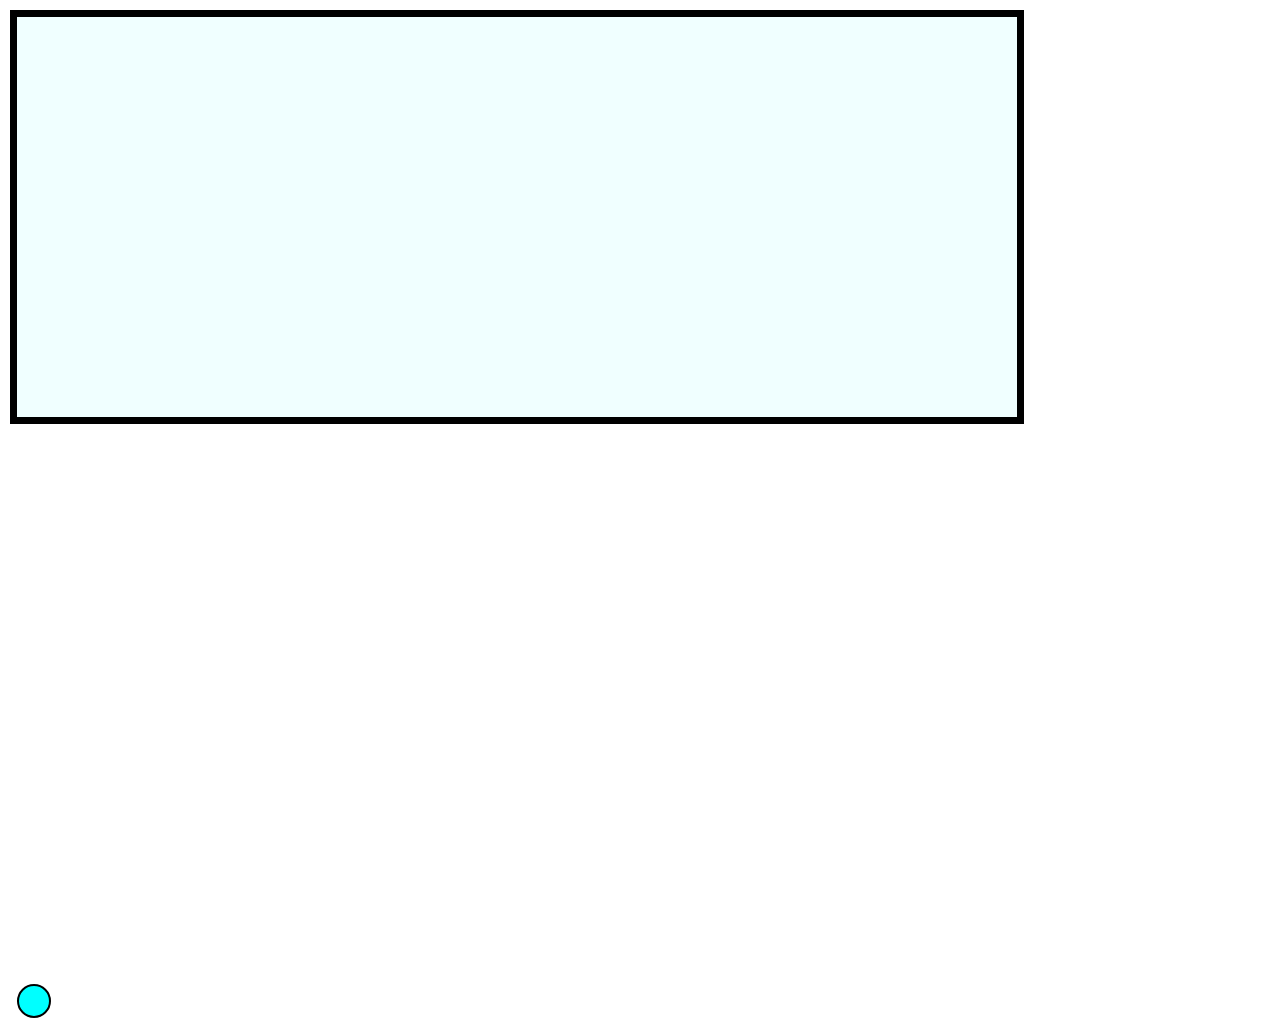
<file: animation.html>
<!DOCTYPE html>
<html lang="en">

<head>
    <meta charset="UTF-8">
    <meta name="viewport" content="width=device-width, initial-scale=1.0">
    <title>Bouncing the ball</title>
</head>
<style>
    * {
        padding: 0;
        margin: 0;
    }

    @keyframes y-dir {
        0%{inset-block-start: 370px;}
        10%{ inset-block-start:70px }
        20% {inset-block-start: 370px;}
        30%{ inset-block-start: 150px}
        40% {inset-block-start: 370px;}
        50%{ inset-block-start: 230px}
        60%{ inset-block-start: 370px;}
        70%{ inset-block-start: 310px }
        80%{ inset-block-start:370px;}
        90%{ inset-block-start: 340px}
        100%{inset-block-start:370px;}
}

    @keyframes x-dir {
        from {}

        to {
            transform: translateX(967px);
        }
    }

    .box {
        block-size: 400px;
        inline-size: 1000px;
        border: 2mm solid black;
        background-color: azure;
        margin: 10px;

    }

    .ball {
        margin: px;
        border-radius: 7mm;
        border: 2px solid black;
        block-size: 30px;
        inline-size: 30px;
        background-color: aqua;
        position: relative;
        inset-block-start: 967px;
        animation: x-dir 1s linear infinite forwards, y-dir 1s ease-in-out infinite forwards;
    }
</style>

<body>
    <div class="box">
        <div class="ball">
        </div>
    </div>

</body>

</html>
</file>
<file: style main.css>
* {
    margin: 0;
    padding: 0;
    box-sizing: border-box;
}

.logo img {
    block-size: 30px;
}

@media screen and (min-width:600px) {
    .logo img {
        block-size: 45px;
    }
}

.main::before ,nav::before{
    content: "";
    position: absolute;
    inset: 0;
    background-image: inherit;
    background-position: inherit;
    background-size: inherit;
    filter: brightness(20%);
    z-index: 0;

}

.main {
    background-image: url("https://assets.nflxext.com/ffe/siteui/vlv3/d482944d-eab4-4a64-89c9-a07a508a6e42/web/IN-en-20250929-TRIFECTA-perspective_4cf0c8a1-bd35-4d72-a49f-165021531dde_large.jpg ");
    background-repeat: no-repeat;
    block-size: 90vh;
    background-size: cover;
    background-position: center center;
    max-inline-size: 100%;
    position: relative;
}
.text {
    padding-block-start: 100px;
    position: relative;
    text-align: center;
    color: white;
    font-size: 1rem;
    display: flex;
    flex-direction: column;
    font-family: sans-serif;
    font-weight: 500;
    font-size: 2.5rem;
}

.small {
    position: relative;
    font-size: 0.9375rem;
    margin-block-start: 10px;
}

.large {
    font-weight: 700;
}

.right {
    position: relative;
    display: flex;
    gap: 10px;
}

.language-selector,
.in {
    position: relative;
    color: white;
    font-size: 15px;
    font-family: sans-serif;
    font-weight: 600;
    cursor: pointer;
    display: flex;
    align-items: center;
    border-radius: 5px;
    border: 1px solid black;
    block-size: 1px;
    padding: 15px;
}

@media screen and (min-width: 600px) {
    .language-selector::after {
        content: "English";
    }

}

.language-selector {
    border: 1px solid white;
    gap: 4px;
}

.in {
    background-color: red;
}

.email {
    position: relative;
    color: white;
    font-size: 15px;
    font-family: sans-serif;
    font-weight: 200;
    cursor: pointer;
    display: flex;
    align-items: center;
    border-radius: 5px;
    border: 1px solid rgb(255, 252, 252);
    block-size: 1px;
    padding: 30px;
    block-size: 50px;
    inline-size: 300px;
    border-radius: 5px;
    filter: brightness(70%)
    
}

.get {
    font-size: 1rem;
    font-family: Arial, Helvetica, sans-serif;
    margin: 15px;
    gap: 3px;
    place-content: center;
    border-radius: 5px;
    block-size: 50px;
    inline-size: 180px;
    padding: 30px;
}

nav {
    position: relative;
    display: flex;
    block-size: 20vh;
    inline-size: 100%;
    place-content: space-around;
    padding: 20px;
}

.a {
    margin-block-start: 15px;
    display: flex;
    flex-flow: column;
    justify-content: center;
    align-items: center;
}
@media screen and (min-width:600px) {
    .a{
        flex-flow: row;
    }
}



#top {
    position: relative;
    display: grid;
    grid-template-columns: 1fr 1fr 1fr 1fr 1fr 1fr 1fr 1fr 1fr 1fr;
    gap: 50px;
    background-color: black;
    padding: 70px;
    overflow: auto hidden;
}

#top>span {
    background-size: cover;
    background-position: center;
    padding: 10px;
    color: rgb(0, 0, 0);
    font-weight: 600;
    font-size: 80px;
    font-family: sans-serif;
    block-size: 170px;
    inline-size: 120px;
    cursor: pointer;
    text-shadow: 3px -2px 12px #ffffff;
    position: relative;
    line-height: 270px;
    text-indent: -30px;
}

.k {
    position: relative;
    font-family: sans-serif;
    color: white;
    font-size: 1.5rem;
    padding: 30px;
    block-size: 20px;
    inline-size: 100%;
    background-color: black;
    place-content: center;
}

.one {
    background-image: url("https://occ-0-6246-2164.1.nflxso.net/dnm/api/v6/mAcAr9TxZIVbINe88xb3Teg5_OA/AAAABVgzdeZGRAwCEa709VhH3rjzGTNzIDlWer-mLr3GaH6qm10zCfxxN-E1-JYCA8CxkoBD74MIuxW1agaVLL4kUpFTtsZPIuTfAV1ljNzcrTPup4487rDCgRuZm-Jn8fUi1cVx.jpg?r=d90");
}

.two {
    background-image: url("https://occ-0-6246-2164.1.nflxso.net/dnm/api/v6/mAcAr9TxZIVbINe88xb3Teg5_OA/AAAABVCFw8MF6uGSOWNdDuWDceFWSWZ_MZr2EVeAVUKKwem4V55-hgOZIN4bL1ec88hlPQR8gCcr5Kjh3D5ooumjy06p86FGLS_UZOw.jpg?r=267");

}

.three {
    background-image: url("https://occ-0-6246-2164.1.nflxso.net/dnm/api/v6/mAcAr9TxZIVbINe88xb3Teg5_OA/AAAABSyEWnhjTjuqFw870rBScEnV2gTha0Gl7BmfSsX5e3RtJIM1eTzpnMRcInEiAcPfZDDUb75hwAh6s010xLSwWZvaH1iuN7CpRok.jpg?r=273");

}

.four {
    background-image: url("https://occ-0-6246-2164.1.nflxso.net/dnm/api/v6/mAcAr9TxZIVbINe88xb3Teg5_OA/AAAABeoohnxFnnker6egKMvwn6DeDzabFIl9ofD4lkS5kkiTPw-oLlWlg5EpZ55JS5_fxaNaPe3XQikLVASgsLctH9EVpSaAa9-tUfqu6sGD8TTXs0N1KWu9-ZWOWYdhA6HajAgl.jpg?r=f17");

}

.five {
    background-image: url("https://occ-0-6246-2164.1.nflxso.net/dnm/api/v6/mAcAr9TxZIVbINe88xb3Teg5_OA/AAAABfoaMS5KELruM3379E1i_LPapGnQcTAf0uLxtFgpvgoKeHevsJerl17TKVvUnmvj2HZRwnDrm8rt4SvoP1DkF-dLttvnoryDy6yau8BfW0qN3TSPn1Ds5EcupIfEwv_IKXRs.jpg?r=e05");

}

.six {
    background-image: url("https://occ-0-6246-2164.1.nflxso.net/dnm/api/v6/mAcAr9TxZIVbINe88xb3Teg5_OA/AAAABQv_qKs6sk8EvgL1Tys6_vGeoEK2mG7UaoT0kscI1Ia2BJZh8m_6pRLa9KIWwpg5uIYCOjS1Aw1faooc6zlgje2WDfsdtTTne4_-DFpmiUGlLRNNSl-Tk_xdhZxbe58GFLPL.jpg?r=b86");

}

.seven {
    background-image: url("https://occ-0-6246-2164.1.nflxso.net/dnm/api/v6/mAcAr9TxZIVbINe88xb3Teg5_OA/AAAABUQ84et2Z8VNW--i_kixBlWeQILy4ImUiGwtEmhSoel99aDFUwm5T7lML9M6zeUwZe8LafOJd430YqaVXujDsSH6j3OLzoG8uhYkymwY4QHsVs4nfsdFVQvcS5aN3fyaGtdm.jpg?r=7b1");

}

.eight {
    background-image: url("https://occ-0-6246-2164.1.nflxso.net/dnm/api/v6/mAcAr9TxZIVbINe88xb3Teg5_OA/AAAABfNlFEt-9DTSRWWIatIv7gv-ItPh91_VdnVeGeuJRFRDMiHhVSDQFSfhHSsy6-qpUXAVYcx_tl_nRJTe5hHjYYyUwAtMbHfM6Mg.jpg?r=213");

}

.nine {
    background-image: url("https://occ-0-6246-2164.1.nflxso.net/dnm/api/v6/mAcAr9TxZIVbINe88xb3Teg5_OA/AAAABXT-18CQh7HZnLXusYLKketmBrqk5QnypW0MTdGn9zClEmQDHFxy-iHrxCBr_Ga00DMnaTvKHXChoXUUdXaoEb2YTe_nadvNe1uq9tHllgJnfgwPM-5tg-O45Ayg8khRA80A.jpg?r=c56");

}

.ten {
    background-image: url("https://occ-0-6246-2164.1.nflxso.net/dnm/api/v6/mAcAr9TxZIVbINe88xb3Teg5_OA/AAAABa9FB-3c9xHZ4Bvu-KKWmPbim0x2cD9vXbKk1qnH-DHQvIAj-B_6KyYoVxlFguwVx4IXa_ni-13A4z8ZwPlXDsy2zsgbNg8TgNI.jpg?r=97b");

}

#middle {
    display: grid;
    grid-template-columns: 1fr;
    background-color: rgb(0, 0, 0);
    gap: 10px;
    padding: 20px;
}

@media screen and (min-width:600px) {
    #middle {
        grid-template-columns: 1fr 1fr;
    }
}

.b {
    color: #b4b4b4;
    padding: 20px;
    display: flex;
    flex-flow: column;
    font-size: 1rem;
    font-family: sans-serif;
    border-radius: 20px;
    border: 1mm solid black;
    block-size: 200px;
    background: linear-gradient(149deg, #192247 0%, #210e17 96.86%);
    gap: 10px;
}

.pic {
    text-align: end;
}

.head {
    font-size: 1.5rem;
    color: white;
}

#bottom {
    display: grid;
    grid-template-columns: 1fr;
    padding: 40px;
    background-color: black;
}

#bottom>span {
    place-content: center;
    block-size: 100px;
    border: 1mm solid black;
    background-color: rgb(39, 37, 37);
    color: white;
    font-size: 1.5rem;
    gap: 5px;
    padding: 10px;
    font-family: sans-serif;
}

.plus {
    cursor: pointer;
    position: absolute;
    inset-inline-start: 90vw;
}

@media screen and (max-width:600px) {
    .plus {
        position: absolute;
        inset-inline-start: 80vw;
    }

    #bottom>span{
        font-size: 18px;
    }
}


.r {
    text-align: center;
    font-size: 1rem;
}
.input{
    background-color: black;
}
.email2{
    inline-size: 380px
}
@media screen and (max-width:400px) {
    .email2{
        inline-size: 350px ;
    }
}
@media screen and (max-width:370px) {
    .email2{
        inline-size: 320px ;
    }
}
.l{
    font-size: 1rem;
}
.link{
    padding: 30px;
    display: grid;
    grid-template-columns: 1fr;
    color: white;
    gap:10px;
    background-color: rgb(0, 0, 0);
}
@media screen and (min-width:600px) {
    .link{
    grid-template-columns: 1fr 1fr;}
}
@media screen and (min-width:960px) {
    .link{
    grid-template-columns: 1fr 1fr 1fr;}
}
.language{
    background-color: rgb(48, 46, 46);
    border:1px solid white;
    block-size:150px;
    inline-size:50px;
    color:white;
    border-radius: 5px;
    padding: 8px;
    padding-inline-start: 12px;
    padding-inline-end: 13px;
}
.lang{
    background-color: black;
    padding:20px
}
.m,.n{
    background-color: black;
    font-size: 0.85rem;
    padding: 25px;
    font-family: sans-serif;
}
.m{
    color: azure;
}
.n{
    color: #b4b4b4;
}

nav{
    background-color: black;
}
</file>
